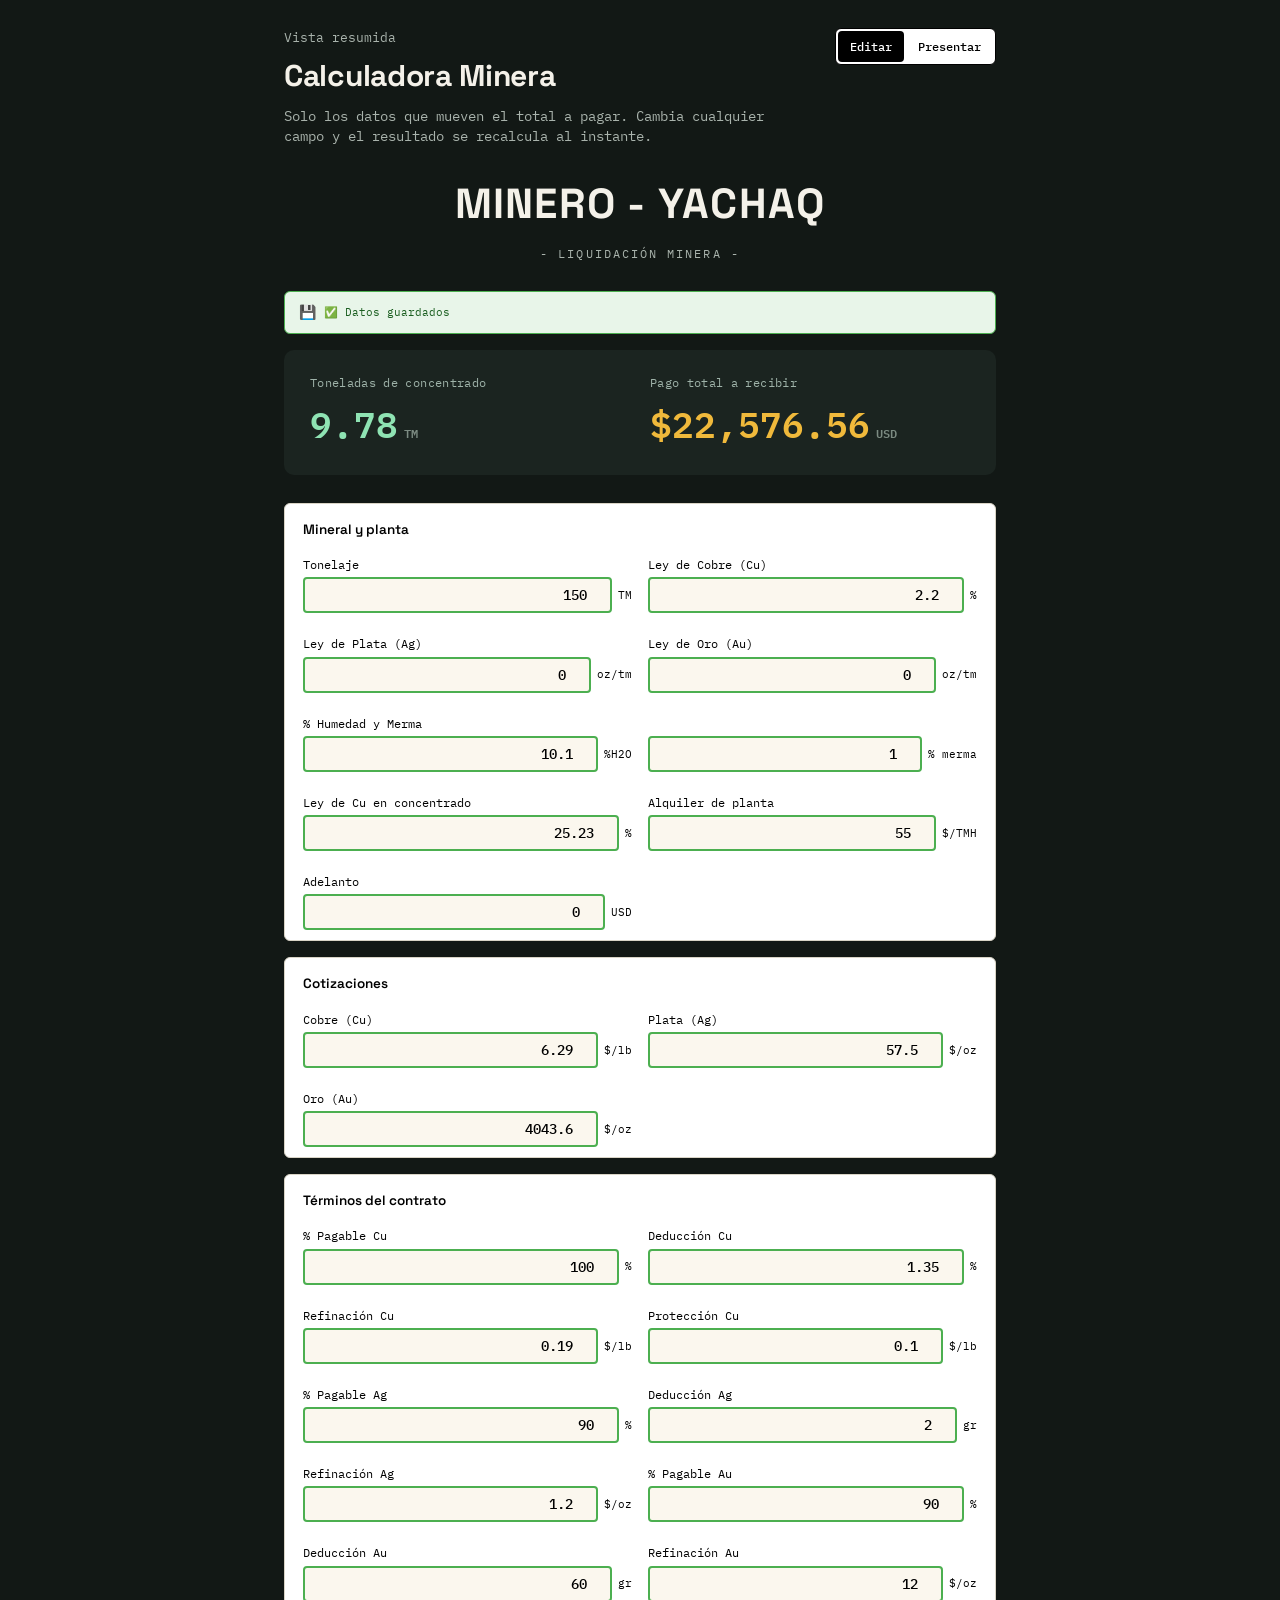
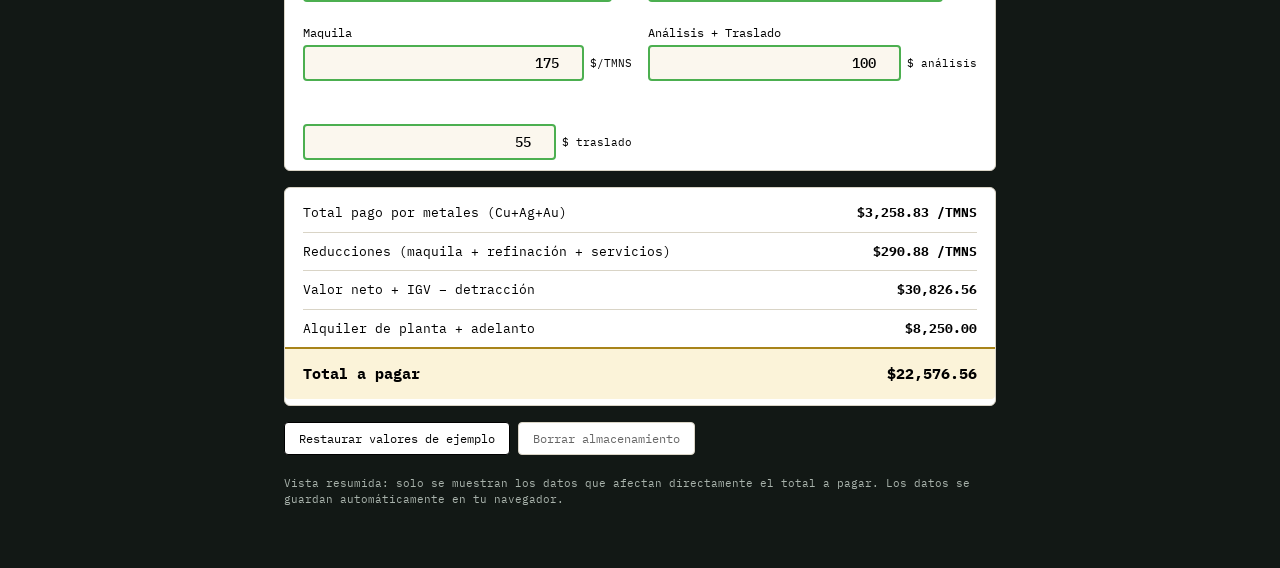
<file: calculadora-minera-MYQ.html>
<!DOCTYPE html>
<html lang="es">
<head>
<meta charset="UTF-8">
<meta name="viewport" content="width=device-width, initial-scale=1.0">
<title>Minero - Yachaq</title>
<link rel="manifest" href="manifest.json">
<meta name="theme-color" content="#121815">
<link rel="icon" href="icons/icon-192.png">
<link rel="apple-touch-icon" href="icons/icon-192.png">
<link rel="preconnect" href="https://fonts.googleapis.com">
<link rel="preconnect" href="https://fonts.gstatic.com" crossorigin>
<link href="https://fonts.googleapis.com/css2?family=Space+Grotesk:wght@500;600;700&family=IBM+Plex+Mono:wght@400;500;600&display=swap" rel="stylesheet">
<style>
  :root{
    --bg:#E9E6DE;
    --panel:#FFFFFF;
    --ink:#000000;
    --ink-soft:#000000;
    --line:#D9D4C6;
    --readout-bg:#1B2420;
    --readout-fg:#F0B93B;
    --readout-fg-2:#8FE3B3;
    --copper:#B5651D;
    --silver:#7C8896;
    --gold:#A8841A;
    --slate:#4A5560;
    --input-bg:#FBF7EE;
    --input-border:#C9A227;
    --present-bg:#121815;
    --present-text:#F4F1E9;
    --present-text-soft:#A9B3AC;
    --error-bg:#FFE6E6;
    --error-border:#D32F2F;
    --error-text:#B71C1C;
    --warning-bg:#FFF3CD;
    --warning-border:#FFC107;
    --warning-text:#856404;
    --success-border:#4CAF50;
    --info-bg:#E3F2FD;
    --info-border:#1976D2;
    --info-text:#0D47A1;
  }
  *{box-sizing:border-box;}
  body{
    margin:0;
    background:var(--present-bg);
    color:var(--present-text);
    font-family:'IBM Plex Mono', monospace;
    font-size:14px;
    line-height:1.5;
  }
  h1,h2,.display{ font-family:'Space Grotesk', sans-serif; }

  .wrap{ max-width:760px; margin:0 auto; padding:28px 24px 60px; }

  .p-title-block{ text-align:center; margin-bottom:28px; }
  .p-title-block h1{
    font-family:'Space Grotesk', sans-serif;
    font-weight:700;
    font-size:clamp(26px,5vw,42px);
    letter-spacing:0.03em;
    color:var(--present-text);
    margin:0;
  }
  .p-title-block .p-subtitle{
    font-family:'IBM Plex Mono', monospace;
    font-size:11.5px;
    letter-spacing:0.18em;
    color:var(--present-text-soft);
    margin-top:10px;
  }

  header{ display:flex; align-items:flex-start; justify-content:space-between; gap:16px; }
  header .eyebrow{ color:var(--present-text-soft); font-size:12.5px; margin:0 0 6px; }
  header h1{ font-size:clamp(22px,3.4vw,30px); font-weight:700; margin:0 0 8px; letter-spacing:-0.01em; color:var(--present-text); }
  header p{ color:var(--present-text-soft); max-width:60ch; margin:0 0 26px; font-size:13.5px; }

  /* Mode switch */
  .mode-switch{
    display:flex;
    gap:2px;
    background:var(--panel);
    border:1px solid var(--ink);
    border-radius:6px;
    padding:2px;
    flex-shrink:0;
  }
  .mode-switch button{
    font-family:'IBM Plex Mono', monospace;
    font-size:11.5px;
    font-weight:500;
    padding:8px 12px;
    background:transparent;
    border:none;
    border-radius:4px;
    color:var(--ink-soft);
    cursor:pointer;
  }
  .mode-switch button.active{
    background:var(--ink);
    color:var(--panel);
  }

  /* Readout */
  .readout{
    background:var(--readout-bg);
    border-radius:10px;
    padding:24px 26px;
    display:grid;
    grid-template-columns:1fr 1fr;
    gap:20px;
    margin-bottom:28px;
  }
  .readout .cell .lbl{ color:#9FB3A9; font-size:11.5px; letter-spacing:0.03em; margin-bottom:6px; }
  .readout .cell .val{ font-weight:600; font-size:clamp(24px,4vw,36px); }
  .readout .cell.total .val{ color:var(--readout-fg); }
  .readout .cell.tonelaje .val{ color:var(--readout-fg-2); }
  .readout .cell .unit{ font-size:12px; color:#7C8B82; margin-left:6px; }

  /* input groups */
  .group{
    background:var(--panel);
    border:1px solid var(--line);
    border-radius:6px;
    padding:16px 18px 4px;
    margin-bottom:16px;
  }
  .group h2{ font-size:13.5px; font-weight:600; margin:0 0 10px; color:var(--ink); }
  .grid{
    display:grid;
    grid-template-columns:1fr 1fr;
    gap:10px 16px;
  }
  .field{ padding:6px 0; position:relative; }
  .field label{ display:block; font-size:11.5px; color:var(--ink-soft); margin-bottom:4px; }
  
  .field .inrow{ display:flex; align-items:center; gap:6px; position:relative; }
  
  .field input[type=number]{
    font-family:'IBM Plex Mono', monospace;
    font-size:13.5px;
    font-weight:500;
    text-align:right;
    width:100%;
    padding:7px 8px;
    background:var(--input-bg);
    border:2px solid var(--input-border);
    border-radius:4px;
    color:var(--ink);
    transition:border-color 0.2s, background-color 0.2s;
  }

  /* Validación: error */
  .field input[type=number].error{
    border-color:var(--error-border);
    background-color:var(--error-bg);
  }

  /* Validación: warning */
  .field input[type=number].warning{
    border-color:var(--warning-border);
    background-color:var(--warning-bg);
  }

  /* Validación: success */
  .field input[type=number].valid{
    border-color:var(--success-border);
  }

  /* Mensajes de error */
  .field .error-msg{
    position:absolute;
    top:100%;
    left:0;
    right:0;
    font-size:10px;
    color:var(--error-text);
    margin-top:2px;
    display:none;
    background:var(--error-bg);
    padding:3px 4px;
    border-radius:2px;
    border-left:2px solid var(--error-border);
  }

  .field input[type=number].error ~ .error-msg{
    display:block;
  }

  .field .unit{ color:var(--ink-soft); font-size:11px; white-space:nowrap; }

  /* summary line items */
  .lines{
    background:var(--panel);
    border:1px solid var(--line);
    border-radius:6px;
    padding:6px 18px;
    margin-bottom:16px;
  }
  .line{
    display:flex;
    justify-content:space-between;
    padding:9px 0;
    border-top:1px solid var(--line);
    font-size:13px;
    color:#000000;
  }
  .line:first-child{ border-top:none; }
  .line .v{ font-weight:700; color:#000000; }
  .line.grand{
    background:#FBF3D9;
    margin:0 -18px;
    padding:14px 18px;
    border-top:2px solid var(--gold);
    border-radius:0 0 4px 4px;
    font-weight:700;
    font-size:14.5px;
    color:#000000;
  }
  .line.grand .v{ color:#000000; }

  /* Validación global */
  .validation-summary{
    display:none;
    background:var(--error-bg);
    border:1px solid var(--error-border);
    border-radius:6px;
    padding:12px 16px;
    margin-bottom:16px;
    color:var(--error-text);
    font-size:12px;
  }

  .validation-summary.show{
    display:block;
  }

  .validation-summary h3{
    margin:0 0 8px;
    font-size:13px;
    font-weight:600;
  }

  .validation-summary ul{
    margin:0;
    padding-left:20px;
  }

  .validation-summary li{
    margin:4px 0;
  }

  /* Storage notification */
  .storage-notification{
    display:none;
    background:var(--info-bg);
    border:1px solid var(--info-border);
    border-radius:6px;
    padding:10px 14px;
    margin-bottom:16px;
    color:var(--info-text);
    font-size:11px;
    align-items:center;
    gap:8px;
  }

  .storage-notification.show{
    display:flex;
  }

  .storage-notification .icon{
    font-size:14px;
  }

  .storage-notification.success{
    background:#E8F5E9;
    border-color:#4CAF50;
    color:#1B5E20;
  }

  .storage-notification.info{
    background:var(--info-bg);
    border-color:var(--info-border);
    color:var(--info-text);
  }

  /* Button group */
  .button-group{
    display:flex;
    gap:8px;
    margin-top:4px;
  }

  button.btn{
    font-family:'IBM Plex Mono', monospace;
    font-size:12px;
    padding:8px 14px;
    background:var(--panel);
    border:1px solid var(--ink);
    border-radius:4px;
    color:var(--ink);
    cursor:pointer;
    transition:all 0.2s;
  }
  button.btn:hover{ background:var(--ink); color:var(--panel); }

  button.btn.secondary{
    border:1px solid #D9D4C6;
    color:#666;
  }
  button.btn.secondary:hover{ background:#F5F5F5; }

  footer{ color:var(--present-text-soft); font-size:11px; margin-top:20px; }

  /* ---------- PRESENTATION MODE ---------- */
  .presentation-panel{ display:none; }

  body.presenting .edit-only{ display:none !important; }
  body.presenting .wrap{ max-width:820px; padding:40px 28px 80px; }
  body.presenting .presentation-panel{ display:block; }

  .p-footer-note{ color:var(--present-text-soft); }

  .p-slab{
    background:var(--readout-bg);
    border-radius:14px;
    padding:44px 40px;
    margin-bottom:22px;
    position:relative;
    overflow:hidden;
  }
  .p-slab::before{
    content:"";
    position:absolute;
    top:0; right:0; bottom:0;
    width:6px;
    background:linear-gradient(180deg, var(--gold), var(--copper));
  }
  .p-slab .p-eyebrow{
    color:#9FB3A9;
    font-size:12px;
    letter-spacing:0.02em;
    margin-bottom:14px;
  }
  .p-slab .p-total-lbl{ color:#9FB3A9; font-size:13px; margin-bottom:8px; }
  .p-slab .p-total{
    color:var(--readout-fg);
    font-size:clamp(40px,7vw,64px);
    font-weight:700;
    line-height:1;
    letter-spacing:-0.01em;
  }
  .p-slab .p-total .cur{ font-size:0.5em; color:#7C8B82; margin-right:6px; vertical-align:2px; }
  .p-slab .p-sub{
    margin-top:20px;
    display:flex;
    gap:32px;
    flex-wrap:wrap;
  }
  .p-slab .p-sub .item .l{ color:#7C8B82; font-size:11.5px; margin-bottom:4px; }
  .p-slab .p-sub .item .v{ color:var(--readout-fg-2); font-size:19px; font-weight:600; }

  .p-metals{
    display:grid;
    grid-template-columns:repeat(3, 1fr);
    gap:12px;
    margin-bottom:18px;
  }
  .p-metal{
    background:var(--panel);
    border:1px solid var(--line);
    border-radius:8px;
    padding:16px 18px;
  }
  .p-metal .name{ font-family:'Space Grotesk', sans-serif; font-weight:700; font-size:14px; margin-bottom:10px; display:flex; align-items:center; gap:8px; color:#000000; }
  .p-metal .swatch{ width:10px; height:10px; border-radius:50%; display:inline-block; }
  .p-metal.cu .swatch{ background:var(--copper); }
  .p-metal.ag .swatch{ background:var(--silver); }
  .p-metal.au .swatch{ background:var(--gold); }
  .p-metal .row{ display:flex; justify-content:space-between; font-size:12px; padding:4px 0; color:var(--ink-soft); font-weight:600; }
  .p-metal .row .v{ color:var(--ink); font-weight:700; }
  .p-metal .row.pay{ border-top:1px solid var(--line); margin-top:6px; padding-top:8px; font-size:13px; }
  .p-metal .row.pay .v{ color:var(--ink); font-weight:800; }

  .p-breakdown{
    background:var(--panel);
    border:1px solid var(--line);
    border-radius:8px;
    padding:6px 20px;
    margin-bottom:18px;
  }
  .p-breakdown .p-title{ font-family:'Space Grotesk', sans-serif; font-weight:700; font-size:14px; padding:14px 0 6px; color:#000000; }
  .p-breakdown .line{ font-size:13.5px; font-weight:600; }
  .p-breakdown .line .v{ font-weight:700; }

  .p-footer-note{
    display:flex;
    justify-content:space-between;
    align-items:baseline;
    color:var(--ink-soft);
    font-size:11px;
    margin-top:8px;
  }

  @media (max-width:600px){
    .p-metals{ grid-template-columns:1fr; }
    .p-slab .p-sub{ gap:20px; }
    .button-group{ flex-direction:column; }
  }

  @media print{
    .mode-switch, footer, #resetBtn, .storage-notification, .button-group{ display:none !important; }
    body{ background:#fff; }
  }

  @media (max-width:480px){
    .grid{ grid-template-columns:1fr; }
    .readout{ grid-template-columns:1fr; }
    header{ flex-direction:column; }
    .field .error-msg{ font-size:9px; }
  }
</style>
</head>
<body>
<div class="wrap">
  <header>
    <div class="edit-only">
      <p class="eyebrow">Vista resumida</p>
      <h1>Calculadora Minera</h1>
      <p>Solo los datos que mueven el total a pagar. Cambia cualquier campo y el resultado se recalcula al instante.</p>
    </div>
    <div class="mode-switch">
      <button id="btnEdit" class="active" type="button">Editar</button>
      <button id="btnPresent" type="button">Presentar</button>
    </div>
  </header>

  <div class="p-title-block">
    <h1>MINERO - YACHAQ</h1>
    <div class="p-subtitle">- LIQUIDACIÓN MINERA -</div>
  </div>

  <div class="storage-notification info" id="storageNotification">
    <span class="icon">💾</span>
    <span id="storageMessage">Datos almacenados automáticamente</span>
  </div>

  <div class="validation-summary edit-only" id="validationSummary">
    <h3>⚠️ Validación</h3>
    <ul id="validationList"></ul>
  </div>

  <div class="readout edit-only">
    <div class="cell tonelaje">
      <div class="lbl">Toneladas de concentrado</div>
      <div class="val"><span id="out_tmns">0.00</span><span class="unit">TM</span></div>
    </div>
    <div class="cell total">
      <div class="lbl">Pago total a recibir</div>
      <div class="val">$<span id="out_total">0.00</span><span class="unit">USD</span></div>
    </div>
  </div>

  <div class="group edit-only">
    <h2>Mineral y planta</h2>
    <div class="grid">
      <div class="field">
        <label>Tonelaje</label>
        <div class="inrow">
          <input type="number" id="tonelaje" value="150" step="any" min="0.01" max="100000" data-label="Tonelaje" data-min="0.01" data-max="100000">
          <span class="unit">TM</span>
        </div>
        <div class="error-msg"></div>
      </div>
      <div class="field">
        <label>Ley de Cobre (Cu)</label>
        <div class="inrow">
          <input type="number" id="leyCu" value="2.2" step="any" min="0" max="15" data-label="Ley de Cobre" data-min="0" data-max="15">
          <span class="unit">%</span>
        </div>
        <div class="error-msg"></div>
      </div>
      <div class="field">
        <label>Ley de Plata (Ag)</label>
        <div class="inrow">
          <input type="number" id="leyAg" value="0" step="any" min="0" max="500" data-label="Ley de Plata" data-min="0" data-max="500">
          <span class="unit">oz/tm</span>
        </div>
        <div class="error-msg"></div>
      </div>
      <div class="field">
        <label>Ley de Oro (Au)</label>
        <div class="inrow">
          <input type="number" id="leyAu" value="0" step="any" min="0" max="100" data-label="Ley de Oro" data-min="0" data-max="100">
          <span class="unit">oz/tm</span>
        </div>
        <div class="error-msg"></div>
      </div>
      <div class="field">
        <label>% Humedad y Merma</label>
        <div class="inrow">
          <input type="number" id="h2o" value="10.1" step="any" min="0" max="100" data-label="Humedad" data-min="0" data-max="100">
          <span class="unit">%H2O</span>
        </div>
        <div class="error-msg"></div>
      </div>
      <div class="field">
        <label>&nbsp;</label>
        <div class="inrow">
          <input type="number" id="merma" value="1" step="any" min="0" max="50" data-label="Merma" data-min="0" data-max="50">
          <span class="unit">% merma</span>
        </div>
        <div class="error-msg"></div>
      </div>
      <div class="field">
        <label>Ley de Cu en concentrado</label>
        <div class="inrow">
          <input type="number" id="leyCuConc" value="25.23" step="any" min="0" max="100" data-label="Ley Cu Concentrado" data-min="0" data-max="100">
          <span class="unit">%</span>
        </div>
        <div class="error-msg"></div>
      </div>
      <div class="field">
        <label>Alquiler de planta</label>
        <div class="inrow">
          <input type="number" id="alquiler" value="55" step="any" min="0" max="10000" data-label="Alquiler de planta" data-min="0" data-max="10000">
          <span class="unit">$/TMH</span>
        </div>
        <div class="error-msg"></div>
      </div>
      <div class="field">
        <label>Adelanto</label>
        <div class="inrow">
          <input type="number" id="adelanto" value="0" step="any" min="0" max="1000000" data-label="Adelanto" data-min="0" data-max="1000000">
          <span class="unit">USD</span>
        </div>
        <div class="error-msg"></div>
      </div>
    </div>
  </div>

  <div class="group edit-only">
    <h2>Cotizaciones</h2>
    <div class="grid">
      <div class="field">
        <label>Cobre (Cu)</label>
        <div class="inrow">
          <input type="number" id="cuPrice" value="6.29" step="any" min="0.01" max="100" data-label="Precio Cobre" data-min="0.01" data-max="100">
          <span class="unit">$/lb</span>
        </div>
        <div class="error-msg"></div>
      </div>
      <div class="field">
        <label>Plata (Ag)</label>
        <div class="inrow">
          <input type="number" id="agPrice" value="57.5" step="any" min="0.01" max="1000" data-label="Precio Plata" data-min="0.01" data-max="1000">
          <span class="unit">$/oz</span>
        </div>
        <div class="error-msg"></div>
      </div>
      <div class="field">
        <label>Oro (Au)</label>
        <div class="inrow">
          <input type="number" id="auPrice" value="4043.6" step="any" min="100" max="100000" data-label="Precio Oro" data-min="100" data-max="100000">
          <span class="unit">$/oz</span>
        </div>
        <div class="error-msg"></div>
      </div>
    </div>
  </div>

  <div class="group edit-only">
    <h2>Términos del contrato</h2>
    <div class="grid">
      <div class="field">
        <label>% Pagable Cu</label>
        <div class="inrow">
          <input type="number" id="pagableCu" value="100" step="any" min="0" max="100" data-label="% Pagable Cu" data-min="0" data-max="100">
          <span class="unit">%</span>
        </div>
        <div class="error-msg"></div>
      </div>
      <div class="field">
        <label>Deducción Cu</label>
        <div class="inrow">
          <input type="number" id="deducCu" value="1.35" step="any" min="0" max="50" data-label="Deducción Cu" data-min="0" data-max="50">
          <span class="unit">%</span>
        </div>
        <div class="error-msg"></div>
      </div>
      <div class="field">
        <label>Refinación Cu</label>
        <div class="inrow">
          <input type="number" id="refCu" value="0.19" step="any" min="0" max="100" data-label="Refinación Cu" data-min="0" data-max="100">
          <span class="unit">$/lb</span>
        </div>
        <div class="error-msg"></div>
      </div>
      <div class="field">
        <label>Protección Cu</label>
        <div class="inrow">
          <input type="number" id="proteccion" value="0.1" step="any" min="0" max="10" data-label="Protección Cu" data-min="0" data-max="10">
          <span class="unit">$/lb</span>
        </div>
        <div class="error-msg"></div>
      </div>
      <div class="field">
        <label>% Pagable Ag</label>
        <div class="inrow">
          <input type="number" id="pagableAg" value="90" step="any" min="0" max="100" data-label="% Pagable Ag" data-min="0" data-max="100">
          <span class="unit">%</span>
        </div>
        <div class="error-msg"></div>
      </div>
      <div class="field">
        <label>Deducción Ag</label>
        <div class="inrow">
          <input type="number" id="deducAg" value="2" step="any" min="0" max="500" data-label="Deducción Ag" data-min="0" data-max="500">
          <span class="unit">gr</span>
        </div>
        <div class="error-msg"></div>
      </div>
      <div class="field">
        <label>Refinación Ag</label>
        <div class="inrow">
          <input type="number" id="refAg" value="1.2" step="any" min="0" max="100" data-label="Refinación Ag" data-min="0" data-max="100">
          <span class="unit">$/oz</span>
        </div>
        <div class="error-msg"></div>
      </div>
      <div class="field">
        <label>% Pagable Au</label>
        <div class="inrow">
          <input type="number" id="pagableAu" value="90" step="any" min="0" max="100" data-label="% Pagable Au" data-min="0" data-max="100">
          <span class="unit">%</span>
        </div>
        <div class="error-msg"></div>
      </div>
      <div class="field">
        <label>Deducción Au</label>
        <div class="inrow">
          <input type="number" id="deducAu" value="60" step="any" min="0" max="1000" data-label="Deducción Au" data-min="0" data-max="1000">
          <span class="unit">gr</span>
        </div>
        <div class="error-msg"></div>
      </div>
      <div class="field">
        <label>Refinación Au</label>
        <div class="inrow">
          <input type="number" id="refAu" value="12" step="any" min="0" max="500" data-label="Refinación Au" data-min="0" data-max="500">
          <span class="unit">$/oz</span>
        </div>
        <div class="error-msg"></div>
      </div>
      <div class="field">
        <label>Maquila</label>
        <div class="inrow">
          <input type="number" id="maquila" value="175" step="any" min="0" max="1000" data-label="Maquila" data-min="0" data-max="1000">
          <span class="unit">$/TMNS</span>
        </div>
        <div class="error-msg"></div>
      </div>
      <div class="field">
        <label>Análisis + Traslado</label>
        <div class="inrow">
          <input type="number" id="analisis" value="100" step="any" min="0" max="10000" data-label="Análisis" data-min="0" data-max="10000">
          <span class="unit">$ análisis</span>
        </div>
        <div class="error-msg"></div>
      </div>
      <div class="field">
        <label>&nbsp;</label>
        <div class="inrow">
          <input type="number" id="traslado" value="55" step="any" min="0" max="10000" data-label="Traslado" data-min="0" data-max="10000">
          <span class="unit">$ traslado</span>
        </div>
        <div class="error-msg"></div>
      </div>
    </div>
  </div>

  <div class="lines edit-only">
    <div class="line"><span>Total pago por metales (Cu+Ag+Au)</span><span class="v" id="l_pagoTotal">—</span></div>
    <div class="line"><span>Reducciones (maquila + refinación + servicios)</span><span class="v" id="l_reducciones">—</span></div>
    <div class="line"><span>Valor neto + IGV − detracción</span><span class="v" id="l_valorTotal">—</span></div>
    <div class="line"><span>Alquiler de planta + adelanto</span><span class="v" id="l_descuentos">—</span></div>
    <div class="line grand"><span>Total a pagar</span><span class="v">$<span id="l_grand">—</span></span></div>
  </div>

  <div class="button-group edit-only">
    <button id="resetBtn" class="btn">Restaurar valores de ejemplo</button>
    <button id="clearStorageBtn" class="btn secondary">Borrar almacenamiento</button>
  </div>

  <footer class="edit-only">Vista resumida: solo se muestran los datos que afectan directamente el total a pagar. Los datos se guardan automáticamente en tu navegador.</footer>

  <!-- ================= PRESENTATION PANEL ================= -->
  <div class="presentation-panel">
    <div class="p-slab">
      <div class="p-eyebrow" id="p_date">Liquidación de mineral</div>
      <div class="p-total-lbl">Total a pagar</div>
      <div class="p-total"><span class="cur">USD</span>$<span id="p_total">0.00</span></div>
      <div class="p-sub">
        <div class="item"><div class="l">Tonelaje ingresado</div><div class="v" id="p_tonelaje">0.00 TM</div></div>
        <div class="item"><div class="l">Concentrado neto seco</div><div class="v" id="p_tmns">0.00 TM</div></div>
        <div class="item"><div class="l">Pago por TMNS</div><div class="v" id="p_pagoTm">0.00 USD</div></div>
      </div>
    </div>

    <div class="p-metals">
      <div class="p-metal cu">
        <div class="name"><span class="swatch"></span>Cobre</div>
        <div class="row"><span>Ley en concentrado</span><span class="v" id="p_cu_ley">—</span></div>
        <div class="row"><span>Cotización</span><span class="v" id="p_cu_precio">—</span></div>
        <div class="row pay"><span>Pago</span><span class="v" id="p_cu_pago">—</span></div>
      </div>
      <div class="p-metal ag">
        <div class="name"><span class="swatch"></span>Plata</div>
        <div class="row"><span>Ley</span><span class="v" id="p_ag_ley">—</span></div>
        <div class="row"><span>Cotización</span><span class="v" id="p_ag_precio">—</span></div>
        <div class="row pay"><span>Pago</span><span class="v" id="p_ag_pago">—</span></div>
      </div>
      <div class="p-metal au">
        <div class="name"><span class="swatch"></span>Oro</div>
        <div class="row"><span>Ley</span><span class="v" id="p_au_ley">—</span></div>
        <div class="row"><span>Cotización</span><span class="v" id="p_au_precio">—</span></div>
        <div class="row pay"><span>Pago</span><span class="v" id="p_au_pago">—</span></div>
      </div>
    </div>

    <div class="p-breakdown">
      <div class="p-title">Resumen de liquidación</div>
      <div class="line"><span>Pago total por metales (Cu + Ag + Au)</span><span class="v" id="p_pagoTotal">—</span></div>
      <div class="line"><span>Reducciones (maquila + refinación + servicios)</span><span class="v" id="p_reducciones">—</span></div>
      <div class="line"><span>Valor neto + IGV − detracción</span><span class="v" id="p_valorTotal">—</span></div>
      <div class="line"><span>Alquiler de planta + adelanto</span><span class="v" id="p_descuentos">—</span></div>
      <div class="line grand"><span>Total a pagar</span><span class="v">$<span id="p_grand">—</span></span></div>
    </div>

    <div class="p-footer-note">
      <span>Documento generado con fines de referencia. No sustituye la liquidación oficial de planta.</span>
    </div>
  </div>
</div>

<script>
// ============ STORAGE MANAGER ============
class StorageManager {
  constructor(storageName = 'calculadora-minera-data') {
    this.storageName = storageName;
    this.isAvailable = this.checkAvailability();
  }

  checkAvailability() {
    try {
      const test = '__localStorage_test__';
      localStorage.setItem(test, test);
      localStorage.removeItem(test);
      return true;
    } catch(e) {
      console.warn('localStorage no disponible:', e);
      return false;
    }
  }

  save(data) {
    if (!this.isAvailable) return false;
    try {
      const json = JSON.stringify({
        timestamp: new Date().toISOString(),
        data: data
      });
      localStorage.setItem(this.storageName, json);
      this.showNotification('✅ Datos guardados', 'success');
      return true;
    } catch(e) {
      console.error('Error guardando datos:', e);
      this.showNotification('❌ Error al guardar', 'error');
      return false;
    }
  }

  load() {
    if (!this.isAvailable) return null;
    try {
      const json = localStorage.getItem(this.storageName);
      if (!json) return null;
      const stored = JSON.parse(json);
      return stored.data;
    } catch(e) {
      console.error('Error cargando datos:', e);
      return null;
    }
  }

  clear() {
    if (!this.isAvailable) return false;
    try {
      localStorage.removeItem(this.storageName);
      this.showNotification('🗑️ Almacenamiento borrado', 'info');
      return true;
    } catch(e) {
      console.error('Error borrando datos:', e);
      return false;
    }
  }

  getLastSavedTime() {
    if (!this.isAvailable) return null;
    try {
      const json = localStorage.getItem(this.storageName);
      if (!json) return null;
      const stored = JSON.parse(json);
      return new Date(stored.timestamp);
    } catch(e) {
      return null;
    }
  }

  showNotification(message, type = 'info') {
    const notif = document.getElementById('storageNotification');
    const msgEl = document.getElementById('storageMessage');
    if (notif && msgEl) {
      msgEl.textContent = message;
      notif.classList.remove('info', 'success', 'error');
      notif.classList.add('show', type);
      setTimeout(() => {
        notif.classList.remove('show');
      }, 3000);
    }
  }
}

// ============ VALIDATOR CLASS ============
class InputValidator {
  constructor() {
    this.errors = [];
  }

  validate(inputId) {
    const input = document.getElementById(inputId);
    if (!input) return true;

    const value = parseFloat(input.value);
    const min = parseFloat(input.dataset.min);
    const max = parseFloat(input.dataset.max);
    const label = input.dataset.label || inputId;

    this.errors = [];

    if (input.value === '' || isNaN(value)) {
      input.classList.remove('valid', 'warning');
      input.classList.add('error');
      this.updateErrorMsg(input, `${label} es requerido`);
      return false;
    }

    if (value < min) {
      input.classList.remove('valid', 'warning');
      input.classList.add('error');
      this.updateErrorMsg(input, `Mínimo: ${min}`);
      return false;
    }

    if (value > max) {
      input.classList.remove('valid', 'warning');
      input.classList.add('error');
      this.updateErrorMsg(input, `Máximo: ${max}`);
      return false;
    }

    input.classList.remove('error', 'warning');
    input.classList.add('valid');
    this.updateErrorMsg(input, '');
    return true;
  }

  validateAll() {
    const inputs = document.querySelectorAll('input[type=number]');
    this.errors = [];

    inputs.forEach(input => {
      if (!this.validate(input.id)) {
        this.errors.push({
          id: input.id,
          label: input.dataset.label || input.id,
          message: input.nextElementSibling?.nextElementSibling?.textContent || 'Valor inválido'
        });
      }
    });

    this.displayValidationSummary();
    return this.errors.length === 0;
  }

  updateErrorMsg(input, message) {
    const errorMsg = input.parentElement.querySelector('.error-msg');
    if (errorMsg) {
      errorMsg.textContent = message;
    }
  }

  displayValidationSummary() {
    const summary = document.getElementById('validationSummary');
    const list = document.getElementById('validationList');

    if (this.errors.length === 0) {
      summary.classList.remove('show');
      return;
    }

    list.innerHTML = '';
    this.errors.forEach(error => {
      const li = document.createElement('li');
      li.textContent = `${error.label}: ${error.message}`;
      list.appendChild(li);
    });
    summary.classList.add('show');
  }
}

// ============ CALCULATOR LOGIC ============
const storage = new StorageManager();
const validator = new InputValidator();

function num(id){ 
  const val = parseFloat(document.getElementById(id).value) || 0;
  return isNaN(val) ? 0 : val;
}

function fmt(n, d=2){ 
  return isFinite(n) ? n.toLocaleString('en-US', {minimumFractionDigits:d, maximumFractionDigits:d}) : '—'; 
}

function set(id, text){ 
  const el = document.getElementById(id);
  if (el) el.textContent = text;
}

function getAllInputValues() {
  const inputs = document.querySelectorAll('input[type=number]');
  const data = {};
  inputs.forEach(input => {
    data[input.id] = input.value;
  });
  return data;
}

function setAllInputValues(data) {
  Object.entries(data).forEach(([id, value]) => {
    const input = document.getElementById(id);
    if (input) {
      input.value = value;
    }
  });
}

function recalc(){
  validator.validateAll();

  const tonelaje = num('tonelaje');
  const leyCu = num('leyCu');
  const leyAg = num('leyAg');
  const leyAu = num('leyAu');
  const cuPrice = num('cuPrice');
  const agPrice = num('agPrice');
  const auPrice = num('auPrice');
  const alquiler = num('alquiler');
  const adelanto = num('adelanto');
  const h2o = num('h2o');
  const merma = num('merma');
  const leyCuConc = num('leyCuConc');
  const pagableCu = num('pagableCu');
  const deducCu = num('deducCu');
  const refCu = num('refCu');
  const proteccion = num('proteccion');
  const pagableAg = num('pagableAg');
  const deducAg = num('deducAg');
  const refAg = num('refAg');
  const pagableAu = num('pagableAu');
  const deducAu = num('deducAu');
  const refAu = num('refAu');
  const maquila = num('maquila');
  const analisis = num('analisis');
  const traslado = num('traslado');

  const tmh = tonelaje * leyCu * 3.3 / 100;
  const tmns = tmh - merma/100 - tmh*h2o/100;

  const leyAgConc = leyAg;
  const leyAuConc = leyAu;

  const contCu = (leyCuConc - deducCu) / 100;
  const precioCu = 1000 * (cuPrice - proteccion) / 0.45359;
  const totalCu = contCu * precioCu;

  const contAg = leyAgConc * pagableAg / 100;
  const precioAg = agPrice - deducAg;
  const totalAg = contAg * precioAg;

  const contAu = leyAuConc * pagableAu / 100;
  const precioAu = auPrice - deducAu;
  const totalAu = contAu * precioAu;

  const pagoTotal = totalCu + totalAg + totalAu;

  const redMaquila = maquila;
  const grefCu = 1000 * refCu / 0.45359;
  const redCu = contCu * grefCu;
  const grefAg = refAg;
  const redAg = contAg * grefAg;
  const grefAu = refAu;
  const redAu = contAu * grefAu;
  const redRefTotal = redCu + redAg + redAu;

  const anUsdTmns = tmns !== 0 ? analisis / tmns : 0;
  const trUsdTmns = tmns !== 0 ? traslado / tmns : 0;
  const reduccionesTotales = redMaquila + redRefTotal + anUsdTmns + trUsdTmns;

  const pagoTM = pagoTotal - redMaquila - redRefTotal - anUsdTmns - trUsdTmns;
  const cantidad = tmns;
  const valorNeto = pagoTM * cantidad;
  const igv = valorNeto * 0.18;
  const valorTotal = valorNeto + igv;
  const detraccion = valorTotal * 0.10;
  const valorTotalNeto = valorTotal - detraccion;
  const alqTotal = alquiler * tonelaje;
  const descuentos = alqTotal + adelanto;
  const grandTotal = valorTotalNeto - descuentos;

  // Edit mode readouts
  set('out_tmns', fmt(tmns));
  set('out_total', fmt(grandTotal));
  set('l_pagoTotal', '$'+fmt(pagoTotal)+' /TMNS');
  set('l_reducciones', '$'+fmt(reduccionesTotales)+' /TMNS');
  set('l_valorTotal', '$'+fmt(valorTotalNeto));
  set('l_descuentos', '$'+fmt(descuentos));
  set('l_grand', fmt(grandTotal));

  // Presentation mode readouts
  set('p_total', fmt(grandTotal));
  set('p_tonelaje', fmt(tonelaje)+' TM');
  set('p_tmns', fmt(tmns)+' TM');
  set('p_pagoTm', '$'+fmt(pagoTM));

  set('p_cu_ley', fmt(leyCuConc)+' %');
  set('p_cu_precio', '$'+fmt(cuPrice)+' /lb');
  set('p_cu_pago', '$'+fmt(totalCu));

  set('p_ag_ley', fmt(leyAgConc)+' oz/tm');
  set('p_ag_precio', '$'+fmt(agPrice)+' /oz');
  set('p_ag_pago', '$'+fmt(totalAg));

  set('p_au_ley', fmt(leyAuConc)+' oz/tm');
  set('p_au_precio', '$'+fmt(auPrice)+' /oz');
  set('p_au_pago', '$'+fmt(totalAu));

  set('p_pagoTotal', '$'+fmt(pagoTotal)+' /TMNS');
  set('p_reducciones', '$'+fmt(reduccionesTotales)+' /TMNS');
  set('p_valorTotal', '$'+fmt(valorTotalNeto));
  set('p_descuentos', '$'+fmt(descuentos));
  set('p_grand', fmt(grandTotal));

  // Guardar en localStorage
  storage.save(getAllInputValues());
}

const defaults = {
  tonelaje:'150', leyCu:'2.2', leyAg:'0', leyAu:'0',
  cuPrice:'6.29', agPrice:'57.5', auPrice:'4043.6',
  alquiler:'55', adelanto:'0',
  h2o:'10.1', merma:'1', leyCuConc:'25.23',
  pagableCu:'100', deducCu:'1.35', refCu:'0.19', proteccion:'0.1',
  pagableAg:'90', deducAg:'2', refAg:'1.2',
  pagableAu:'90', deducAu:'60', refAu:'12',
  maquila:'175', analisis:'100', traslado:'55'
};

// ============ EVENT LISTENERS ============
document.querySelectorAll('input[type=number]').forEach(inp => {
  inp.addEventListener('input', () => {
    validator.validate(inp.id);
    recalc();
  });

  inp.addEventListener('blur', () => {
    validator.validate(inp.id);
  });
});

document.getElementById('resetBtn').addEventListener('click', () => {
  setAllInputValues(defaults);
  storage.save(getAllInputValues());
  recalc();
});

document.getElementById('clearStorageBtn').addEventListener('click', () => {
  if (confirm('¿Está seguro de que desea borrar todos los datos guardados?')) {
    storage.clear();
    setAllInputValues(defaults);
    recalc();
  }
});

const btnEdit = document.getElementById('btnEdit');
const btnPresent = document.getElementById('btnPresent');

btnEdit.addEventListener('click', () => {
  document.body.classList.remove('presenting');
  btnEdit.classList.add('active');
  btnPresent.classList.remove('active');
});

btnPresent.addEventListener('click', () => {
  document.body.classList.add('presenting');
  btnPresent.classList.add('active');
  btnEdit.classList.remove('active');
});

const today = new Date();
document.getElementById('p_date').textContent = 'Liquidación de mineral · ' + today.toLocaleDateString('es-PE', {day:'2-digit', month:'long', year:'numeric'});

// ============ LOAD SAVED DATA ============
const savedData = storage.load();
if (savedData) {
  setAllInputValues(savedData);
  storage.showNotification('📂 Datos cargados del almacenamiento', 'info');
} else {
  setAllInputValues(defaults);
}

recalc();

if ("serviceWorker" in navigator) {
  window.addEventListener("load", () => {
    navigator.serviceWorker.register("service-worker.js").catch(() => {});
  });
}
</script>
</body>
</html>
</file>
